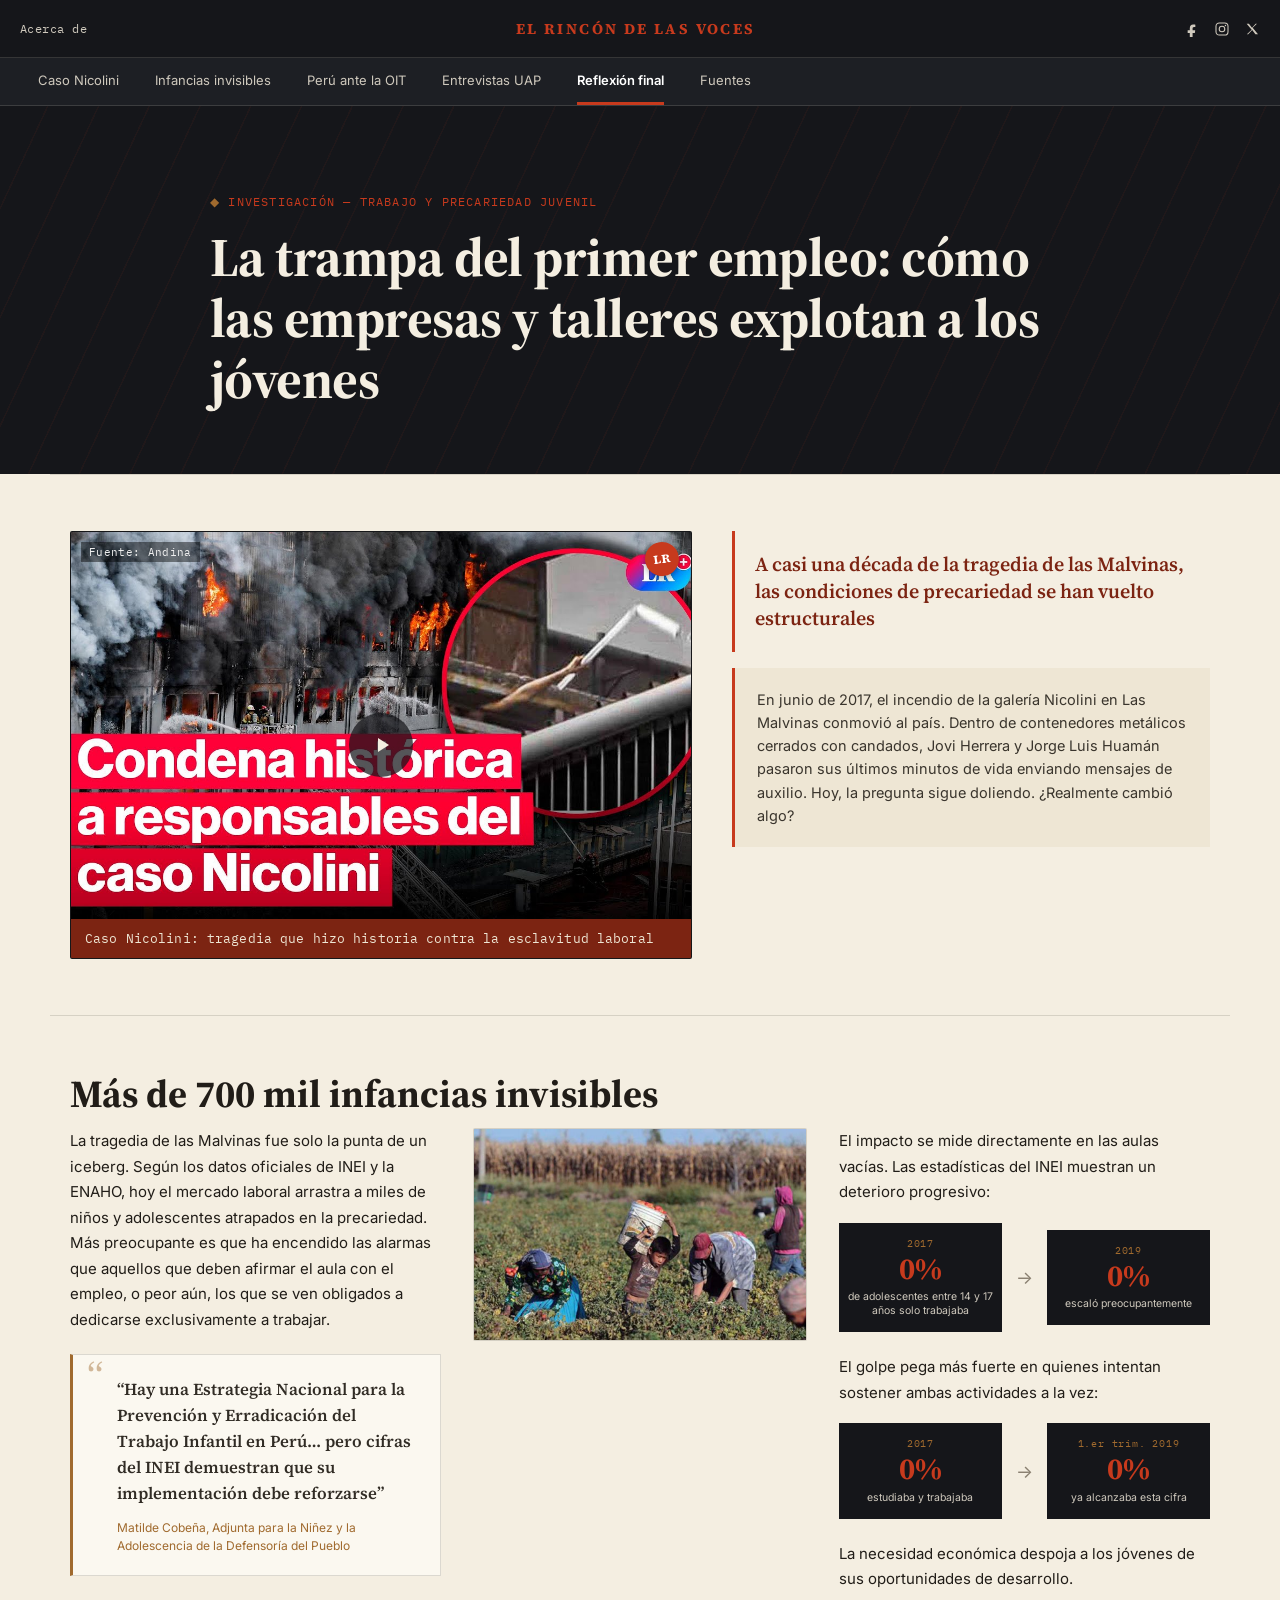
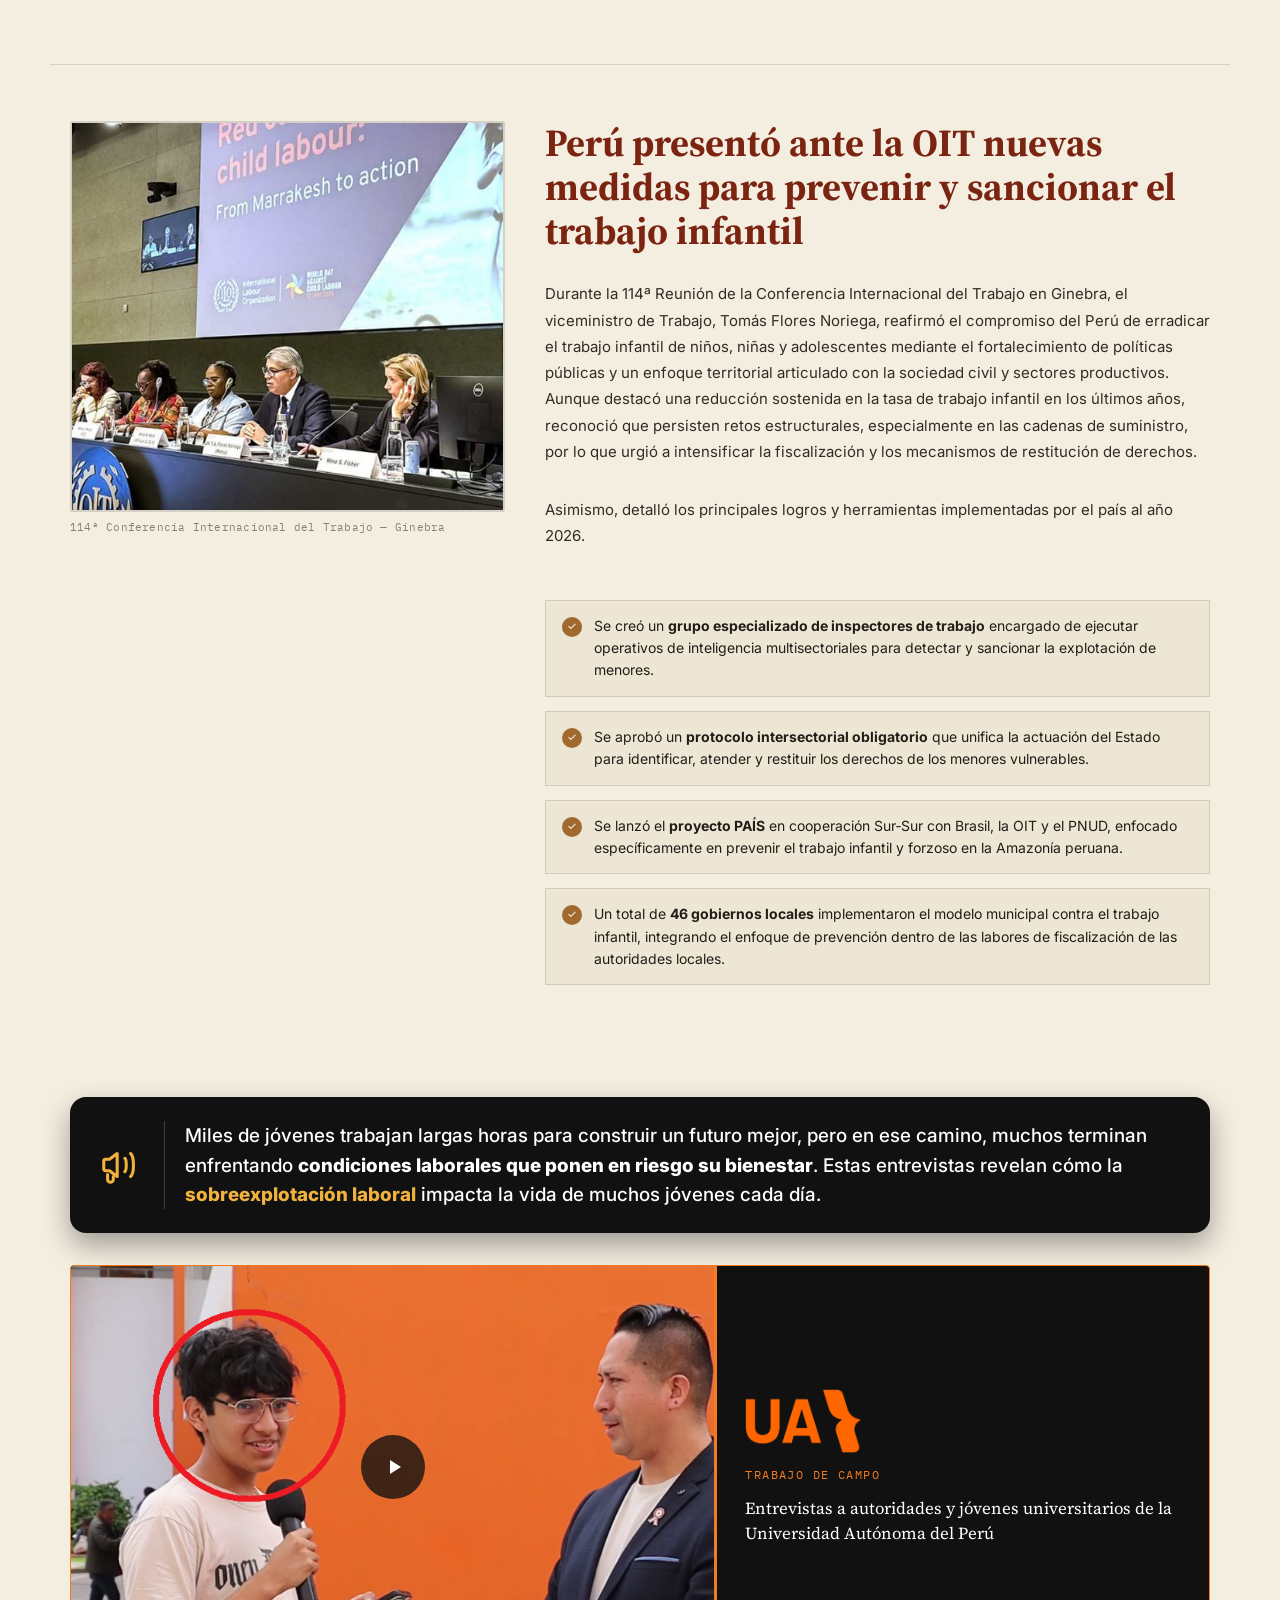
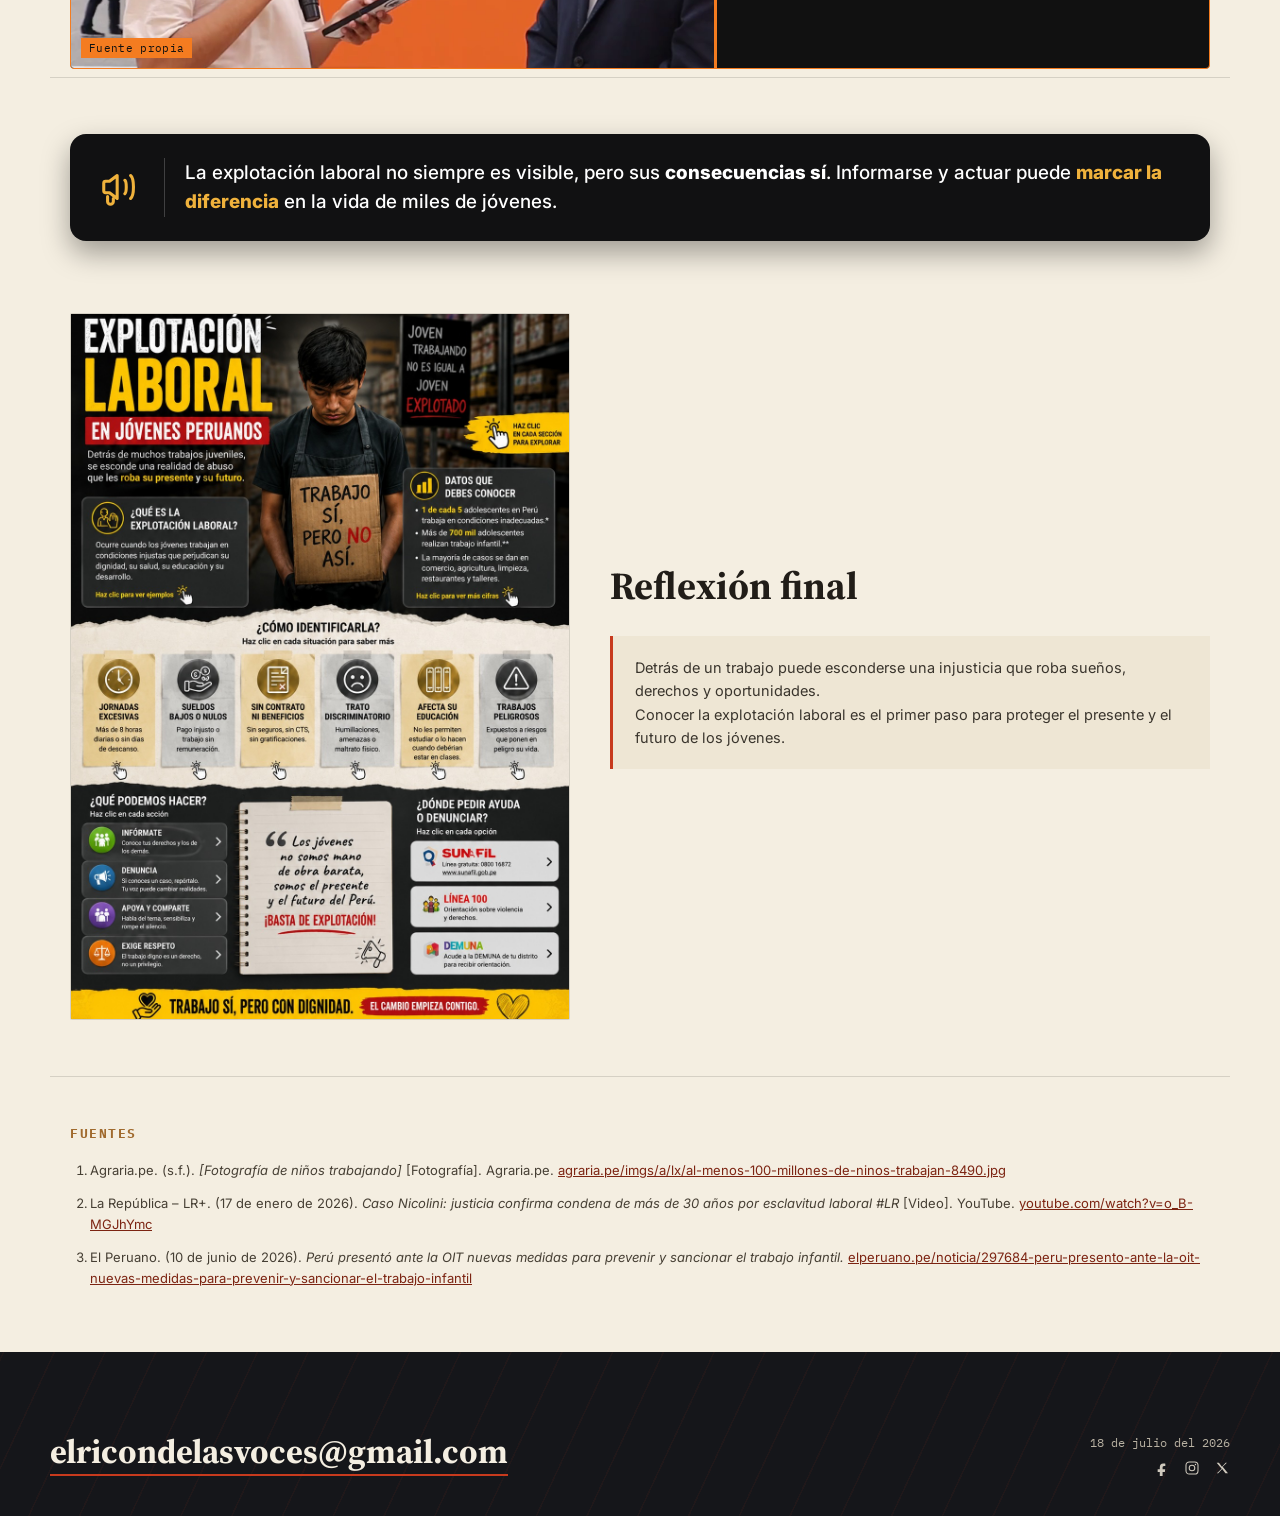
<file: index.html>
<!DOCTYPE html>
<html lang="es">
<head>
<meta charset="UTF-8">
<meta name="viewport" content="width=device-width, initial-scale=1.0">
<title>El Rincón de las Voces — La trampa del primer empleo</title>
<link rel="preconnect" href="https://fonts.googleapis.com">
<link rel="preconnect" href="https://fonts.gstatic.com" crossorigin>
<link href="https://fonts.googleapis.com/css2?family=Source+Serif+4:opsz,wght@8..60,400;8..60,600;8..60,700;8..60,900&family=Inter:wght@400;500;600;700&family=IBM+Plex+Mono:wght@400;500;600&display=swap" rel="stylesheet">
<link rel="stylesheet" href="styles.css">
</head>
<body>

<!-- ============ CABECERA ============ -->
<header class="masthead">
  <a class="masthead__link" href="#acerca">Acerca de</a>
  <h1 class="masthead__name">El Rincón de las Voces</h1>
  <div class="masthead__social">
    <a href="#" aria-label="Facebook">
      <svg viewBox="0 0 24 24"><path d="M14 9h3V5.6c-.5-.07-2.2-.22-3.3-.22-3.3 0-5 2-5 5.7V14H5.5v4h3.2v8h4.2v-8h3.4l.5-4h-3.9v-2.5c0-1.2.3-2 2.1-2z"/></svg>
    </a>
    <a href="#" aria-label="Instagram">
      <svg viewBox="0 0 24 24"><rect x="3" y="3" width="18" height="18" rx="5" fill="none" stroke="currentColor" stroke-width="1.6"/><circle cx="12" cy="12" r="4.2" fill="none" stroke="currentColor" stroke-width="1.6"/><circle cx="17.2" cy="6.8" r="1.1"/></svg>
    </a>
    <a href="#" aria-label="Twitter / X">
      <svg viewBox="0 0 24 24"><path d="M4 4l7.5 9.3L4.3 20h2l6-6.6 4.8 6.6H21l-8-9.9L19.4 4h-2L12 10 7.4 4z"/></svg>
    </a>
  </div>
</header>

<!-- ============ RIEL DE EXPEDIENTES (nav pegajosa / signature element) ============ -->
<nav class="dossier-rail" aria-label="Índice de la investigación">
  <ol>
    <li><a href="#exp-01" class="rail__tab" data-tab>Caso Nicolini</a></li>
    <li><a href="#exp-02" class="rail__tab" data-tab>Infancias invisibles</a></li>
    <li><a href="#exp-03" class="rail__tab" data-tab>Perú ante la OIT</a></li>
    <li><a href="#entrevistas" class="rail__tab" data-tab>Entrevistas UAP</a></li>
    <li><a href="#cierre" class="rail__tab" data-tab>Reflexión final</a></li>
    <li><a href="#fuentes" class="rail__tab" data-tab>Fuentes</a></li>
  </ol>
</nav>

<main>

  <!-- ============ TÍTULO / HERO ============ -->
  <section class="hero" id="acerca">
    <div class="hero__inner">
      <p class="hero__eyebrow">Investigación — trabajo y precariedad juvenil</p>
      <h2 class="hero__title">La trampa del primer empleo: cómo las empresas y talleres explotan a los jóvenes</h2>
    </div>
  </section>

  <!-- ============ EXPEDIENTE 01: CASO NICOLINI ============ -->
  <section class="case" id="exp-01" data-reveal>
    <div class="case__media">
      <figure class="evidence-frame" data-video-frame>
        <img src="media/hero-nicolini.jpg" alt="Vista aérea de la galería Nicolini en Las Malvinas" class="evidence-frame__img" data-fallback-label="media/hero-nicolini.jpg">
        <span class="evidence-frame__source">Fuente: Andina</span>
        <span class="evidence-frame__badge">LR</span>

        <button class="evidence-frame__play" type="button" data-play-video aria-label="Reproducir video del caso Nicolini">
          <svg viewBox="0 0 24 24"><path d="M8 5v14l11-7z"/></svg>
        </button>

        <video class="evidence-frame__video" data-video controls preload="none"
               poster="media/hero-nicolini.jpg">
          <source src="media/video-nicolini.mp4" type="video/mp4">
          Tu navegador no soporta la reproducción de video.
        </video>

        <figcaption class="evidence-frame__caption">Caso Nicolini: tragedia que hizo historia contra la esclavitud laboral</figcaption>
      </figure>
    </div>

    <div class="case__notes">
      <blockquote class="stamp-note stamp-note--lead">
        A casi una década de la tragedia de las Malvinas, las condiciones de precariedad se han vuelto estructurales
      </blockquote>
      <div class="stamp-note">
        <p>En junio de 2017, el incendio de la galería Nicolini en Las Malvinas conmovió al país. Dentro de contenedores metálicos cerrados con candados, Jovi Herrera y Jorge Luis Huamán pasaron sus últimos minutos de vida enviando mensajes de auxilio. Hoy, la pregunta sigue doliendo. ¿Realmente cambió algo?</p>
      </div>
    </div>
  </section>

  <!-- ============ EXPEDIENTE 02: INFANCIAS INVISIBLES ============ -->
  <section class="case case--stacked" id="exp-02" data-reveal>
    <h3 class="case__title">Más de 700 mil infancias invisibles</h3>

    <div class="case__columns">
      <div class="case__col">
        <p>La tragedia de las Malvinas fue solo la punta de un iceberg. Según los datos oficiales de INEI y la ENAHO, hoy el mercado laboral arrastra a miles de niños y adolescentes atrapados en la precariedad. Más preocupante es que ha encendido las alarmas que aquellos que deben afirmar el aula con el empleo, o peor aún, los que se ven obligados a dedicarse exclusivamente a trabajar.</p>

        <blockquote class="marginalia">
          <p>“Hay una Estrategia Nacional para la Prevención y Erradicación del Trabajo Infantil en Perú… pero cifras del INEI demuestran que su implementación debe reforzarse”</p>
          <cite>Matilde Cobeña, Adjunta para la Niñez y la Adolescencia de la Defensoría del Pueblo</cite>
        </blockquote>
      </div>

      <figure class="case__figure">
        <img src="media/infancias-invisibles.jpg" alt="Adolescentes trabajando en labores agrícolas" data-fallback-label="media/infancias-invisibles.jpg">
      </figure>

      <div class="case__col">
        <p>El impacto se mide directamente en las aulas vacías. Las estadísticas del INEI muestran un deterioro progresivo:</p>

        <div class="stat-pair">
          <div class="stat" data-stat="7.7" data-suffix="%">
            <span class="stat__from">2017</span>
            <span class="stat__num">0%</span>
            <span class="stat__label">de adolescentes entre 14 y 17 años solo trabajaba</span>
          </div>
          <span class="stat-pair__arrow">→</span>
          <div class="stat" data-stat="9.8" data-suffix="%">
            <span class="stat__from">2019</span>
            <span class="stat__num">0%</span>
            <span class="stat__label">escaló preocupantemente</span>
          </div>
        </div>

        <p>El golpe pega más fuerte en quienes intentan sostener ambas actividades a la vez:</p>

        <div class="stat-pair">
          <div class="stat" data-stat="19.2" data-suffix="%">
            <span class="stat__from">2017</span>
            <span class="stat__num">0%</span>
            <span class="stat__label">estudiaba y trabajaba</span>
          </div>
          <span class="stat-pair__arrow">→</span>
          <div class="stat" data-stat="23.9" data-suffix="%">
            <span class="stat__from">1.er trim. 2019</span>
            <span class="stat__num">0%</span>
            <span class="stat__label">ya alcanzaba esta cifra</span>
          </div>
        </div>

        <p>La necesidad económica despoja a los jóvenes de sus oportunidades de desarrollo.</p>
      </div>
    </div>
  </section>

  <!-- ============ EXPEDIENTE 03: OIT ============ -->
  <section class="case case--reverse" id="exp-03" data-reveal>
    <figure class="case__figure case__figure--tall">
      <span class="case__figure-frame">
        <img src="media/oit-conferencia.jpg" alt="Conferencia Internacional del Trabajo en Ginebra sobre trabajo infantil" data-fallback-label="media/oit-conferencia.jpg">
      </span>
      <figcaption class="case__figure-caption">114ª Conferencia Internacional del Trabajo — Ginebra</figcaption>
    </figure>

    <div class="case__notes case__notes--wide">
      <h3 class="case__title case__title--accent">Perú presentó ante la OIT nuevas medidas para prevenir y sancionar el trabajo infantil</h3>

      <p>Durante la 114ª Reunión de la Conferencia Internacional del Trabajo en Ginebra, el viceministro de Trabajo, Tomás Flores Noriega, reafirmó el compromiso del Perú de erradicar el trabajo infantil de niños, niñas y adolescentes mediante el fortalecimiento de políticas públicas y un enfoque territorial articulado con la sociedad civil y sectores productivos. Aunque destacó una reducción sostenida en la tasa de trabajo infantil en los últimos años, reconoció que persisten retos estructurales, especialmente en las cadenas de suministro, por lo que urgió a intensificar la fiscalización y los mecanismos de restitución de derechos.</p>

      <p>Asimismo, detalló los principales logros y herramientas implementadas por el país al año 2026.</p>

      <ul class="ledger">
        <li><span class="ledger__mark" aria-hidden="true">✓</span><span class="ledger__text">Se creó un <strong>grupo especializado de inspectores de trabajo</strong> encargado de ejecutar operativos de inteligencia multisectoriales para detectar y sancionar la explotación de menores.</span></li>
        <li><span class="ledger__mark" aria-hidden="true">✓</span><span class="ledger__text">Se aprobó un <strong>protocolo intersectorial obligatorio</strong> que unifica la actuación del Estado para identificar, atender y restituir los derechos de los menores vulnerables.</span></li>
        <li><span class="ledger__mark" aria-hidden="true">✓</span><span class="ledger__text">Se lanzó el <strong>proyecto PAÍS</strong> en cooperación Sur‑Sur con Brasil, la OIT y el PNUD, enfocado específicamente en prevenir el trabajo infantil y forzoso en la Amazonía peruana.</span></li>
        <li><span class="ledger__mark" aria-hidden="true">✓</span><span class="ledger__text">Un total de <strong>46 gobiernos locales</strong> implementaron el modelo municipal contra el trabajo infantil, integrando el enfoque de prevención dentro de las labores de fiscalización de las autoridades locales.</span></li>
      </ul>
    </div>
  </section>

  <!-- ============ ENTREVISTAS — UNIVERSIDAD AUTÓNOMA DEL PERÚ ============ -->
  <section class="interviews" id="entrevistas" data-reveal>
    <div class="closing-banner">
      <span class="closing-banner__icon" aria-hidden="true">
        <svg viewBox="0 0 24 24" fill="none" stroke="currentColor" stroke-width="1.6" stroke-linecap="round" stroke-linejoin="round">
          <path d="M3 10v4a1 1 0 0 0 1 1h2l4 3V6L6 9H4a1 1 0 0 0-1 1Z"/>
          <path d="M8 18v1.5a1.5 1.5 0 0 1-3 0V17"/>
          <path d="M14 8.5c1 .8 1 6.2 0 7"/>
          <path d="M17 6c2 1.6 2 10.4 0 12"/>
        </svg>
      </span>
      <span class="closing-banner__divider" aria-hidden="true"></span>
      <p class="closing-banner__text">
        Miles de jóvenes trabajan largas horas para construir un futuro mejor, pero en ese camino, muchos terminan enfrentando <strong>condiciones laborales que ponen en riesgo su bienestar</strong>.
        Estas entrevistas revelan cómo la <strong class="closing-banner__accent">sobreexplotación laboral</strong> impacta la vida de muchos jóvenes cada día.
      </p>
    </div>

    <div class="interviews__inner">
      <div class="interviews__media">
        <figure class="interviews__frame" data-video-frame>
          <img src="media/miniatura-entrevistas-uap.png" alt="Miniatura del video de entrevistas en la Universidad Autónoma del Perú" class="interviews__thumb" data-fallback-label="media/miniatura-entrevistas-uap.png">
          <span class="interviews__source">Fuente propia</span>

          <button class="interviews__play" type="button" data-play-video aria-label="Reproducir video de entrevistas">
            <svg viewBox="0 0 24 24"><path d="M8 5v14l11-7z"/></svg>
          </button>

          <video class="interviews__video" data-video controls preload="none"
                 poster="media/miniatura-entrevistas-uap.png">
            <source src="media/entrevistas-uap.mp4" type="video/mp4">
            Tu navegador no soporta la reproducción de video.
          </video>
        </figure>
      </div>

      <div class="interviews__notes">
        <img src="media/logo-uap.png" alt="Logo de la Universidad Autónoma del Perú" class="interviews__logo" data-fallback-label="media/logo-uap.png">
        <p class="interviews__eyebrow">Trabajo de campo</p>
        <p class="interviews__text">Entrevistas a autoridades y jóvenes universitarios de la Universidad Autónoma del Perú</p>
      </div>
    </div>
  </section>

  <!-- ============ CIERRE / REFLEXIÓN FINAL ============ -->
  <section class="case case--closing" id="cierre" data-reveal>
    <div class="closing-banner">
      <span class="closing-banner__icon" aria-hidden="true">
        <svg viewBox="0 0 24 24" fill="none" stroke="currentColor" stroke-width="1.6" stroke-linecap="round" stroke-linejoin="round">
          <path d="M3 10v4a1 1 0 0 0 1 1h2l4 3V6L6 9H4a1 1 0 0 0-1 1Z"/>
          <path d="M8 18v1.5a1.5 1.5 0 0 1-3 0V17"/>
          <path d="M14 8.5c1 .8 1 6.2 0 7"/>
          <path d="M17 6c2 1.6 2 10.4 0 12"/>
        </svg>
      </span>
      <span class="closing-banner__divider" aria-hidden="true"></span>
      <p class="closing-banner__text">
        La explotación laboral no siempre es visible, pero sus <strong>consecuencias sí</strong>.
        Informarse y actuar puede <strong class="closing-banner__accent">marcar la diferencia</strong> en la vida de miles de jóvenes.
      </p>
    </div>

    <figure class="case__figure case__figure--closing">
      <img src="media/cierre-investigacion.jpg" alt="Imagen de cierre de la investigación" data-fallback-label="media/cierre-investigacion.jpg">
    </figure>

    <div class="case__notes">
      <h3 class="case__title">Reflexión final</h3>
      <div class="stamp-note">
        <p>Detrás de un trabajo puede esconderse una injusticia que roba sueños, derechos y oportunidades.</p>
        <p>Conocer la explotación laboral es el primer paso para proteger el presente y el futuro de los jóvenes.</p>
      </div>
    </div>
  </section>

  <!-- ============ FUENTES ============ -->
  <section class="sources" id="fuentes" data-reveal>
    <h3 class="sources__title">Fuentes</h3>
    <ol class="sources__list">
      <li>Agraria.pe. (s.f.). <em>[Fotografía de niños trabajando]</em> [Fotografía]. Agraria.pe. <a href="https://agraria.pe/imgs/a/lx/al-menos-100-millones-de-ninos-trabajan-8490.jpg">agraria.pe/imgs/a/lx/al-menos-100-millones-de-ninos-trabajan-8490.jpg</a></li>
      <li>La República – LR+. (17 de enero de 2026). <em>Caso Nicolini: justicia confirma condena de más de 30 años por esclavitud laboral #LR</em> [Video]. YouTube. <a href="https://www.youtube.com/watch?v=o_B-MGJhYmc">youtube.com/watch?v=o_B-MGJhYmc</a></li>
      <li>El Peruano. (10 de junio de 2026). <em>Perú presentó ante la OIT nuevas medidas para prevenir y sancionar el trabajo infantil.</em> <a href="https://elperuano.pe/noticia/297684-peru-presento-ante-la-oit-nuevas-medidas-para-prevenir-y-sancionar-el-trabajo-infantil">elperuano.pe/noticia/297684-peru-presento-ante-la-oit-nuevas-medidas-para-prevenir-y-sancionar-el-trabajo-infantil</a></li>
    </ol>
  </section>

</main>

<!-- ============ PIE ============ -->
<footer class="colophon">
  <svg class="colophon__wave" viewBox="0 0 1200 60" preserveAspectRatio="none" aria-hidden="true">
    <path d="M0,30 C 200,60 400,0 600,30 C 800,60 1000,0 1200,30 L1200,60 L0,60 Z"/>
  </svg>
  <div class="colophon__inner">
    <a class="colophon__mail" href="mailto:elricondelasvoces@gmail.com">elricondelasvoces@gmail.com</a>
    <div class="colophon__meta">
      <span class="colophon__date">18 de julio del 2026</span>
      <div class="colophon__social">
        <a href="#" aria-label="Facebook"><svg viewBox="0 0 24 24"><path d="M14 9h3V5.6c-.5-.07-2.2-.22-3.3-.22-3.3 0-5 2-5 5.7V14H5.5v4h3.2v8h4.2v-8h3.4l.5-4h-3.9v-2.5c0-1.2.3-2 2.1-2z"/></svg></a>
        <a href="#" aria-label="Instagram"><svg viewBox="0 0 24 24"><rect x="3" y="3" width="18" height="18" rx="5" fill="none" stroke="currentColor" stroke-width="1.6"/><circle cx="12" cy="12" r="4.2" fill="none" stroke="currentColor" stroke-width="1.6"/><circle cx="17.2" cy="6.8" r="1.1"/></svg></a>
        <a href="#" aria-label="Twitter / X"><svg viewBox="0 0 24 24"><path d="M4 4l7.5 9.3L4.3 20h2l6-6.6 4.8 6.6H21l-8-9.9L19.4 4h-2L12 10 7.4 4z"/></svg></a>
      </div>
    </div>
  </div>
</footer>

<script src="script.js"></script>
</body>
</html>
</file>
<file: styles.css>
/* ==========================================================================
   EL RINCÓN DE LAS VOCES — sistema de diseño "expediente"
   Tokens
   -------------------------------------------------------------------------
   --cover   fondo tipo carátula de expediente (casi negro, cálido)
   --paper   páginas del documento (crema, no blanco puro)
   --ink     texto principal
   --stamp   rojo de sello / urgencia — usar con moderación
   --kraft   pestaña de carpeta (mostaza/tierra) — acento secundario
   --muted   pies de foto, metadatos
   ========================================================================== */

:root{
  --cover:  #15161a;
  --cover-2:#1d1f24;
  --paper:  #f4eee1;
  --paper-2:#eee6d4;
  --ink:    #211d18;
  --stamp:  #c73a1d;
  --stamp-ink: #7c2412;
  --kraft:  #a06a2e;
  --muted:  #8a8071;
  --line:   rgba(33,29,24,0.14);
  --line-dark: rgba(244,238,225,0.14);

  --serif: "Source Serif 4", Georgia, serif;
  --sans:  "Inter", system-ui, sans-serif;
  --mono:  "IBM Plex Mono", ui-monospace, monospace;

  --rail-w: 168px;
  --edge: 20px;

  /* Universidad Autónoma del Perú — negro, naranja, blanco */
  --uap-black:  #111111;
  --uap-orange: #f47c20;
  --uap-white:  #ffffff;
}

*{box-sizing:border-box;}
html{scroll-behavior:smooth;}
@media (prefers-reduced-motion: reduce){
  html{scroll-behavior:auto;}
  *, *::before, *::after{animation-duration:0.001ms !important; animation-iteration-count:1 !important; transition-duration:0.001ms !important;}
}

body{
  margin:0;
  background:var(--cover);
  color:var(--ink);
  font-family:var(--sans);
  -webkit-font-smoothing:antialiased;
}

a{color:inherit;}
img{max-width:100%; display:block;}

/* ---------------------------------------------------------------------- */
/* MASTHEAD                                                                */
/* ---------------------------------------------------------------------- */
.masthead{
  display:flex;
  align-items:center;
  justify-content:space-between;
  gap:16px;
  padding:18px var(--edge);
  background:var(--cover);
  border-bottom:1px solid var(--line-dark);
  position:sticky;
  top:0;
  z-index:40;
}
.masthead__link{
  font-family:var(--mono);
  font-size:12px;
  letter-spacing:.04em;
  color:#cfc9bd;
  text-decoration:none;
  border-bottom:1px solid transparent;
  transition:border-color .2s;
}
.masthead__link:hover{border-color:var(--stamp);}
.masthead__name{
  margin:0;
  font-family:var(--serif);
  font-weight:700;
  font-size:15px;
  letter-spacing:.16em;
  text-transform:uppercase;
  color:var(--stamp);
  text-align:center;
  flex:1;
}
.masthead__social{display:flex; gap:14px;}
.masthead__social a{color:#cfc9bd; display:flex;}
.masthead__social svg{width:16px; height:16px; fill:currentColor;}
.masthead__social a:hover{color:var(--stamp);}

/* ---------------------------------------------------------------------- */
/* RIEL DE EXPEDIENTES — elemento distintivo (pestañas de carpeta)         */
/* ---------------------------------------------------------------------- */
.dossier-rail{
  position:sticky;
  top:57px;
  z-index:30;
  background:var(--cover-2);
  border-bottom:1px solid var(--line-dark);
}
.dossier-rail ol{
  list-style:none;
  display:flex;
  margin:0;
  padding:0 var(--edge);
  overflow-x:auto;
  scrollbar-width:none;
}
.dossier-rail ol::-webkit-scrollbar{display:none;}
.rail__tab{
  position:relative;
  display:flex;
  align-items:center;
  padding:14px 18px;
  text-decoration:none;
  font-size:13px;
  color:#cfc9bd;
  border-bottom:3px solid transparent;
  white-space:nowrap;
  transition:border-color .25s ease, background .25s ease, color .25s ease;
}
.rail__tab::after{
  content:"";
  position:absolute;
  left:18px; right:18px; bottom:-3px;
  height:3px;
  background:var(--stamp);
  transform:scaleX(0);
  transform-origin:left;
  transition:transform .3s cubic-bezier(.22,.9,.32,1);
}
.rail__tab:hover{background:rgba(255,255,255,.03); color:#fff;}
.rail__tab:hover::after{transform:scaleX(1);}
.rail__tab.is-active{border-color:transparent; color:#fff; font-weight:600;}
.rail__tab.is-active::after{transform:scaleX(1);}

/* ---------------------------------------------------------------------- */
/* HERO                                                                    */
/* ---------------------------------------------------------------------- */
.hero{
  background:var(--cover);
  color:var(--paper);
  padding:88px 0 64px;
  position:relative;
  overflow:hidden;
}
.hero::before{
  content:"";
  position:absolute;
  inset:-60% -20%;
  background:repeating-linear-gradient(
    115deg,
    rgba(199,58,29,.06) 0px,
    rgba(199,58,29,.06) 1.5px,
    transparent 1.5px,
    transparent 46px
  );
  animation:driftGrain 16s linear infinite;
  pointer-events:none;
}
.hero__inner{
  max-width:900px;
  margin:0 auto;
  padding:0 var(--edge);
  position:relative;
  z-index:1;
}

@keyframes driftGrain{
  from{ transform:translate(0,0); }
  to{ transform:translate(46px,46px); }
}
.hero__eyebrow{
  font-family:var(--mono);
  font-size:12px;
  letter-spacing:.1em;
  text-transform:uppercase;
  color:var(--stamp);
  margin:0 0 18px;
  opacity:0;
  animation:fadeInUp .7s ease .1s forwards;
}
.hero__eyebrow::before{content:"◆ "; color:var(--kraft);}
.hero__title{
  font-family:var(--serif);
  font-weight:700;
  font-size:clamp(2rem, 5vw, 3.4rem);
  line-height:1.12;
  margin:0;
  letter-spacing:-.01em;
  opacity:0;
  animation:fadeInUp .8s ease .28s forwards;
}

@keyframes fadeInUp{
  from{ opacity:0; transform:translateY(18px); }
  to{ opacity:1; transform:translateY(0); }
}

/* ---------------------------------------------------------------------- */
/* CASE SECTIONS — páginas del expediente                                  */
/* ---------------------------------------------------------------------- */
main{background:var(--paper);}

.case{
  max-width:1180px;
  margin:0 auto;
  padding:56px var(--edge);
  display:grid;
  grid-template-columns:1.3fr 1fr;
  gap:40px;
  align-items:start;
  border-top:1px solid var(--line);
}
.case__title{
  font-family:var(--serif);
  font-weight:700;
  font-size:clamp(1.6rem, 3.4vw, 2.4rem);
  line-height:1.15;
  margin:0 0 12px;
  grid-column:1 / -1;
}
.case__title--accent{color:var(--stamp-ink);}

/* Marco "evidencia" con foto + video ------------------------------------ */
.evidence-frame{
  position:relative;
  margin:0;
  border:1px solid var(--line);
  background:var(--cover);
  overflow:hidden;
  border-radius:2px;
}
.evidence-frame__img,
.evidence-frame__video{
  width:100%;
  aspect-ratio:16/10;
  object-fit:cover;
  display:block;
  color:transparent; /* oculta el texto alternativo si la imagen no carga */
  background:var(--cover-2);
}
.evidence-frame__video{display:none; background:#000;}
.evidence-frame.is-playing .evidence-frame__img,
.evidence-frame.is-playing .evidence-frame__play,
.evidence-frame.is-playing .evidence-frame__badge,
.evidence-frame.is-playing .evidence-frame__source{display:none;}
.evidence-frame.is-playing .evidence-frame__video{display:block;}

.evidence-frame__source{
  position:absolute; left:10px; top:10px;
  font-family:var(--mono);
  font-size:11px;
  color:#eee;
  background:rgba(0,0,0,.45);
  padding:3px 8px;
  letter-spacing:.03em;
}
.evidence-frame__badge{
  position:absolute; right:12px; top:10px;
  width:34px; height:34px;
  border-radius:50%;
  background:var(--stamp);
  color:#fff;
  font-family:var(--serif);
  font-weight:700;
  font-size:12px;
  display:flex; align-items:center; justify-content:center;
  transform:rotate(-8deg);
  box-shadow:0 2px 6px rgba(0,0,0,.35);
  animation:stampPulse 2.6s ease-in-out infinite;
}
@keyframes stampPulse{
  0%,100%{ box-shadow:0 2px 6px rgba(0,0,0,.35), 0 0 0 0 rgba(199,58,29,.55); }
  50%{ box-shadow:0 2px 6px rgba(0,0,0,.35), 0 0 0 7px rgba(199,58,29,0); }
}
.evidence-frame__play{
  position:absolute; inset:0;
  margin:auto;
  width:64px; height:64px;
  border-radius:50%;
  border:none;
  background:rgba(21,22,26,.72);
  color:#f4eee1;
  display:flex; align-items:center; justify-content:center;
  cursor:pointer;
  transition:transform .18s ease, background .18s ease;
}
.evidence-frame__play svg{width:24px; height:24px; fill:currentColor; margin-left:3px;}
.evidence-frame__play:hover{transform:scale(1.08); background:var(--stamp);}
.evidence-frame__caption{
  font-family:var(--mono);
  font-size:12.5px;
  line-height:1.5;
  color:var(--paper-2);
  background:var(--stamp-ink);
  padding:10px 14px;
  letter-spacing:.01em;
}

/* Notas tipo sello / nota adhesiva --------------------------------------- */
.case__notes{display:flex; flex-direction:column; gap:16px;}
.stamp-note{
  margin:0;
  padding:20px 20px 20px 22px;
  border-left:3px solid var(--stamp);
  background:var(--paper-2);
  font-size:14.5px;
  line-height:1.6;
}
.stamp-note--lead{
  font-family:var(--serif);
  font-weight:600;
  font-size:1.25rem;
  line-height:1.35;
  font-style:normal;
  color:var(--stamp-ink);
  background:transparent;
  padding-left:20px;
}
.stamp-note p{margin:0; color:#3a352d;}

/* Placeholder de imagen (antes de subir archivo) ------------------------- */
.media-missing{
  display:flex; flex-direction:column; align-items:center; justify-content:center;
  gap:8px;
  aspect-ratio:16/10;
  background:
    repeating-linear-gradient(45deg, rgba(244,238,225,.05) 0 10px, transparent 10px 20px),
    var(--cover-2);
  border:1px dashed rgba(244,238,225,.35);
  color:#cfc9bd;
  text-align:center;
  padding:20px;
}
.media-missing svg{width:28px; height:28px; opacity:.6;}
.media-missing__label{
  font-family:var(--mono);
  font-size:12px;
  color:var(--kraft);
}
.media-missing__hint{font-size:12px; color:#918a7c; max-width:220px;}

/* ---------------------------------------------------------------------- */
/* EXPEDIENTE 02 — columnas + estadísticas                                 */
/* ---------------------------------------------------------------------- */
.case--stacked{display:block;}
.case__columns{
  display:grid;
  grid-template-columns:1fr 0.9fr 1fr;
  gap:32px;
  align-items:start;
}
.case__col p{font-size:15px; line-height:1.7; margin:0 0 16px;}
.case__figure{margin:0;}
.case__columns .case__figure{
  position:sticky;
  top:110px;
  align-self:start;
}
.case__figure img{border:1px solid var(--line);}
.case__figure--tall img{aspect-ratio:3/4; object-fit:cover;}

.marginalia{
  margin:22px 0 0;
  padding:22px 24px 20px;
  border:1px solid var(--line);
  border-left:3px solid var(--kraft);
  background:#fbf8f0;
  position:relative;
}
.marginalia::before{
  content:"“";
  position:absolute;
  top:2px; left:14px;
  font-family:var(--serif);
  font-size:2.6rem;
  line-height:1;
  color:var(--kraft);
  opacity:.45;
}
.marginalia p{
  margin:0 0 12px;
  padding-left:20px;
  font-family:var(--serif);
  font-weight:600;
  font-style:normal;
  font-size:1.05rem;
  line-height:1.55;
  color:#312c25;
}
.marginalia cite{
  display:block;
  padding-left:20px;
  font-family:var(--sans);
  font-style:normal;
  font-size:12px;
  line-height:1.5;
  color:var(--kraft);
}

.stat-pair{
  display:flex;
  align-items:center;
  gap:14px;
  margin:18px 0 22px;
}
.stat{
  flex:1;
  text-align:center;
  padding:14px 8px;
  background:var(--cover);
  color:var(--paper);
  position:relative;
}
.stat__from{
  display:block;
  font-family:var(--mono);
  font-size:10px;
  letter-spacing:.08em;
  color:var(--kraft);
  margin-bottom:4px;
}
.stat__num{
  display:block;
  font-family:var(--serif);
  font-weight:700;
  font-size:1.9rem;
  color:var(--stamp);
  line-height:1;
}
.stat__label{
  display:block;
  font-size:10.5px;
  line-height:1.35;
  color:#cfc9bd;
  margin-top:6px;
}
.stat-pair__arrow{color:var(--muted); font-size:18px;}

/* ---------------------------------------------------------------------- */
/* EXPEDIENTE 03 — OIT (imagen + lista tipo libro mayor)                   */
/* ---------------------------------------------------------------------- */
.case--reverse{grid-template-columns:0.85fr 1.3fr;}
.case--reverse .case__figure{
  align-self:start;
  position:sticky;
  top:110px;
}
.case__figure-frame{
  display:block;
  overflow:hidden;
  border:1px solid var(--line);
}
.case--reverse .case__figure img{
  width:100%;
  aspect-ratio:4/3.6;
  object-fit:cover;
  object-position:center 32%;
  height:auto;
}
.case__figure-caption{
  margin-top:8px;
  font-family:var(--mono);
  font-size:11px;
  color:var(--muted);
  letter-spacing:.02em;
}
.case__notes--wide p{font-size:15px; line-height:1.75; margin:0 0 16px; color:#312c25;}

.ledger{list-style:none; margin:18px 0 0; padding:0; display:flex; flex-direction:column; gap:14px;}
.ledger li{
  display:flex; gap:12px;
  padding:14px 16px;
  background:var(--paper-2);
  border:1px solid var(--line);
  font-size:14px;
  line-height:1.6;
}
.ledger__mark{
  flex:0 0 auto;
  color:#fff;
  background:var(--kraft);
  width:20px; height:20px;
  border-radius:50%;
  font-size:11px;
  display:flex; align-items:center; justify-content:center;
  margin-top:2px;
}
.ledger__text{
  flex:1 1 auto;
  min-width:0;
}

/* ---------------------------------------------------------------------- */
/* ENTREVISTAS — UNIVERSIDAD AUTÓNOMA DEL PERÚ                            */
/* ---------------------------------------------------------------------- */
.interviews{
  max-width:1180px;
  margin:0 auto;
  padding:56px var(--edge) 8px;
}
.interviews__inner{
  display:grid;
  grid-template-columns:1.3fr 1fr;
  gap:0;
  background:var(--uap-black);
  border:1px solid var(--uap-orange);
  border-radius:4px;
  overflow:hidden;
}
.interviews__media{
  position:relative;
  background:#000;
}
.interviews__frame{
  position:relative;
  margin:0;
  overflow:hidden;
}
.interviews__thumb,
.interviews__video{
  width:100%;
  height:100%;
  aspect-ratio:16/10;
  object-fit:cover;
  display:block;
  color:transparent;
  background:#000;
}
.interviews__video{display:none;}
.interviews__frame.is-playing .interviews__thumb,
.interviews__frame.is-playing .interviews__play,
.interviews__frame.is-playing .interviews__source{display:none;}
.interviews__frame.is-playing .interviews__video{display:block;}

.interviews__play{
  position:absolute; inset:0;
  margin:auto;
  width:64px; height:64px;
  border-radius:50%;
  border:none;
  background:rgba(17,17,17,.78);
  color:var(--uap-white);
  display:flex; align-items:center; justify-content:center;
  cursor:pointer;
  transition:transform .18s ease, background .18s ease;
}
.interviews__play svg{width:24px; height:24px; fill:currentColor; margin-left:3px;}
.interviews__play:hover{transform:scale(1.08); background:var(--uap-orange); color:var(--uap-black);}
.interviews__source{
  position:absolute; left:10px; bottom:10px;
  font-family:var(--mono);
  font-size:11px;
  letter-spacing:.03em;
  color:var(--uap-black);
  background:var(--uap-orange);
  padding:3px 8px;
}
.interviews__notes{
  padding:32px 28px;
  display:flex;
  flex-direction:column;
  align-items:flex-start;
  justify-content:center;
  gap:14px;
  border-left:3px solid var(--uap-orange);
}
.interviews__logo{
  max-width:120px;
  max-height:64px;
  width:auto;
  object-fit:contain;
}
.interviews__eyebrow{
  margin:0;
  font-family:var(--mono);
  font-size:12px;
  text-transform:uppercase;
  letter-spacing:.12em;
  color:var(--uap-orange);
}
.interviews__text{
  margin:0;
  font-family:var(--serif);
  font-size:1.05rem;
  line-height:1.5;
  color:var(--uap-white);
}

@media (max-width:760px){
  .interviews__inner{grid-template-columns:1fr;}
  .interviews__notes{border-left:none; border-top:3px solid var(--uap-orange);}
}

/* ---------------------------------------------------------------------- */
/* APARICIÓN AL HACER SCROLL (data-reveal)                                 */
/* ---------------------------------------------------------------------- */
[data-reveal]{
  opacity:0;
  transform:translateY(28px);
  transition:opacity .8s ease, transform .8s ease;
}
[data-reveal].is-visible{
  opacity:1;
  transform:translateY(0);
}
/* dentro de cada expediente, la foto y las notas entran con un pequeño desfase */
[data-reveal] .case__media,
[data-reveal] .case__figure,
[data-reveal] .case__figure-frame,
[data-reveal] .interviews__media{
  transition:opacity .8s ease .05s, transform .8s ease .05s;
}
[data-reveal] .case__notes,
[data-reveal] .interviews__notes{
  transition:opacity .8s ease .18s, transform .8s ease .18s;
}
[data-reveal]:not(.is-visible) .case__media,
[data-reveal]:not(.is-visible) .case__figure,
[data-reveal]:not(.is-visible) .case__figure-frame,
[data-reveal]:not(.is-visible) .interviews__media{
  opacity:0;
  transform:translateY(20px);
}
[data-reveal]:not(.is-visible) .case__notes,
[data-reveal]:not(.is-visible) .interviews__notes{
  opacity:0;
  transform:translateY(20px);
}
[data-reveal].is-visible .case__media,
[data-reveal].is-visible .case__figure,
[data-reveal].is-visible .case__figure-frame,
[data-reveal].is-visible .interviews__media,
[data-reveal].is-visible .case__notes,
[data-reveal].is-visible .interviews__notes{
  opacity:1;
  transform:translateY(0);
}

/* ---------------------------------------------------------------------- */
/* MICRO-ANIMACIONES AL PASAR EL CURSOR                                    */
/* ---------------------------------------------------------------------- */
.stamp-note,
.marginalia,
.stat,
.ledger li,
.case__figure,
.case__figure-frame,
.interviews__inner,
.sources__list li{
  transition:transform .3s cubic-bezier(.22,.9,.32,1), box-shadow .3s cubic-bezier(.22,.9,.32,1);
}
.stamp-note:hover,
.marginalia:hover{
  transform:translateY(-4px);
  box-shadow:0 10px 24px rgba(33,29,24,.14);
}
.stat{
  transition:transform .3s cubic-bezier(.22,.9,.32,1), box-shadow .3s cubic-bezier(.22,.9,.32,1), background .3s ease;
}
.stat:hover{
  transform:translateY(-4px) scale(1.03);
  box-shadow:0 10px 22px rgba(0,0,0,.35);
}
.ledger li{transition:transform .3s cubic-bezier(.22,.9,.32,1), box-shadow .3s cubic-bezier(.22,.9,.32,1), background .3s ease;}
.ledger li:hover{
  transform:translateX(6px);
  box-shadow:0 8px 18px rgba(33,29,24,.12);
  background:rgba(160,106,46,.06);
}
.case__figure,
.case__figure-frame{
  overflow:hidden;
  border-radius:2px;
}
.case__figure img,
.case__figure-frame img{
  transition:transform .5s cubic-bezier(.22,.9,.32,1);
}
.case__figure:hover img,
.case__figure-frame:hover img{
  transform:scale(1.05);
}
.interviews__inner:hover{
  transform:translateY(-4px);
  box-shadow:0 14px 28px rgba(0,0,0,.35);
}
.interviews__thumb{transition:transform .5s cubic-bezier(.22,.9,.32,1);}
.interviews__inner:hover .interviews__thumb{transform:scale(1.04);}
.sources__list li{transition:transform .25s ease, color .25s ease;}
.sources__list li:hover{
  transform:translateX(6px);
  color:var(--stamp-ink);
}

/* ---------------------------------------------------------------------- */
/* CIERRE / REFLEXIÓN FINAL                                                */
/* ---------------------------------------------------------------------- */
.case--closing{
  grid-template-columns:1fr 1.2fr;
  align-items:center;
}
.case__figure--closing img{
  width:100%;
  aspect-ratio:1054/1492;
  object-fit:contain;
  border:1px solid var(--line);
}
.case--closing .stamp-note{
  background:var(--paper-2);
}

/* aviso destacado arriba de la imagen de cierre */
.closing-banner{
  grid-column:1 / -1;
  display:flex;
  align-items:center;
  gap:20px;
  background:#111112;
  color:#ffffff;
  border-radius:16px;
  padding:24px 28px;
  margin-bottom:32px;
  box-shadow:0 12px 28px rgba(0,0,0,0.35);
  transition:transform .3s cubic-bezier(.22,.9,.32,1), box-shadow .3s cubic-bezier(.22,.9,.32,1);
}
.closing-banner:hover{
  transform:translateY(-4px);
  box-shadow:0 16px 34px rgba(0,0,0,.45);
}
.closing-banner__icon{
  flex:0 0 auto;
  display:flex;
  align-items:center;
  justify-content:center;
  color:#f0b23c;
}
.closing-banner__icon svg{
  width:46px;
  height:46px;
  animation:closing-banner-shake 3.6s ease-in-out infinite;
  transition:transform .3s cubic-bezier(.22,.9,.32,1);
}
.closing-banner:hover .closing-banner__icon svg{
  animation-play-state:paused;
  transform:rotate(-10deg) scale(1.12);
}
.closing-banner__divider{
  flex:0 0 auto;
  width:1px;
  align-self:stretch;
  background:rgba(255,255,255,0.2);
}
.closing-banner__text{
  margin:0;
  font-family:var(--sans);
  font-weight:500;
  font-size:clamp(1rem, 1.7vw, 1.18rem);
  line-height:1.55;
  color:#ffffff;
}
.closing-banner__text strong{
  font-weight:800;
  color:#ffffff;
}
.closing-banner__text .closing-banner__accent{
  color:#f0b23c;
}
@keyframes closing-banner-shake{
  0%, 85%, 100%{ transform:rotate(0deg); }
  88%{ transform:rotate(-8deg); }
  91%{ transform:rotate(8deg); }
  94%{ transform:rotate(-4deg); }
  97%{ transform:rotate(0deg); }
}
/* el banner entra con el mismo fade/slide que el resto de la sección, un poco antes que la imagen */
[data-reveal] .closing-banner{
  transition:opacity .8s ease, transform .8s ease;
}
[data-reveal]:not(.is-visible) .closing-banner{
  opacity:0;
  transform:translateY(20px);
}
[data-reveal].is-visible .closing-banner{
  opacity:1;
  transform:translateY(0);
}
@media (max-width:640px){
  .closing-banner{
    flex-direction:column;
    text-align:center;
    padding:24px 20px;
  }
  .closing-banner__divider{
    width:60%;
    height:1px;
    align-self:center;
  }
}

/* ---------------------------------------------------------------------- */
/* FUENTES                                                                 */
/* ---------------------------------------------------------------------- */
.sources{
  max-width:1180px;
  margin:0 auto;
  padding:48px var(--edge) 64px;
  border-top:1px solid var(--line);
}
.sources__title{
  font-family:var(--mono);
  font-size:13px;
  text-transform:uppercase;
  letter-spacing:.12em;
  color:var(--kraft);
  margin:0 0 18px;
}
.sources__list{
  margin:0; padding:0 0 0 20px;
  display:flex; flex-direction:column; gap:12px;
  font-size:13px; line-height:1.6; color:#463f34;
}
.sources__list a{color:var(--stamp-ink); word-break:break-word;}

/* ---------------------------------------------------------------------- */
/* PIE                                                                     */
/* ---------------------------------------------------------------------- */
.colophon{
  position:relative;
  background:var(--cover);
  color:var(--paper);
  padding:76px var(--edge) 40px;
  overflow:hidden;
}
.colophon::before{
  content:"";
  position:absolute;
  inset:-60% -20%;
  background:repeating-linear-gradient(
    115deg,
    rgba(199,58,29,.06) 0px,
    rgba(199,58,29,.06) 1.5px,
    transparent 1.5px,
    transparent 46px
  );
  animation:driftGrain 16s linear infinite;
  pointer-events:none;
}
.colophon__inner{
  position:relative;
  z-index:1;
}
.colophon__wave{
  position:absolute; top:-1px; left:0; width:100%; height:40px;
  transform:translateY(-100%);
}
.colophon__wave path{fill:var(--paper);}
.colophon__inner{
  max-width:1180px; margin:0 auto;
  display:flex; flex-wrap:wrap; justify-content:space-between; align-items:flex-end; gap:24px;
}
.colophon__mail{
  font-family:var(--serif);
  font-weight:700;
  font-size:clamp(1.4rem, 4vw, 2.1rem);
  text-decoration:none;
  color:var(--paper);
  border-bottom:2px solid var(--stamp);
}
.colophon__meta{display:flex; flex-direction:column; align-items:flex-end; gap:10px;}
.colophon__date{font-family:var(--mono); font-size:12px; color:#b9b2a3;}
.colophon__social{display:flex; gap:14px;}
.colophon__social a{color:#cfc9bd; display:flex;}
.colophon__social svg{width:16px; height:16px; fill:currentColor;}
.colophon__social a:hover{color:var(--stamp);}

/* ---------------------------------------------------------------------- */
/* RESPONSIVE                                                              */
/* ---------------------------------------------------------------------- */
@media (max-width:900px){
  .case, .case--reverse, .case--closing{grid-template-columns:1fr;}
  .case__columns{grid-template-columns:1fr;}
  .case__figure--tall img{aspect-ratio:16/10;}
  .case--reverse .case__figure,
  .case__columns .case__figure{
    position:static;
    top:auto;
  }
}
@media (max-width:560px){
  .masthead{padding:14px 16px;}
  .masthead__name{font-size:12px; letter-spacing:.1em;}
  .hero, .case, .sources, .colophon__inner{padding-left:16px; padding-right:16px;}
  .colophon__inner{align-items:flex-start;}
  .colophon__meta{align-items:flex-start;}
}

/* Foco visible accesible -------------------------------------------------*/
a:focus-visible, button:focus-visible{
  outline:2px solid var(--stamp);
  outline-offset:2px;
}
</file>
